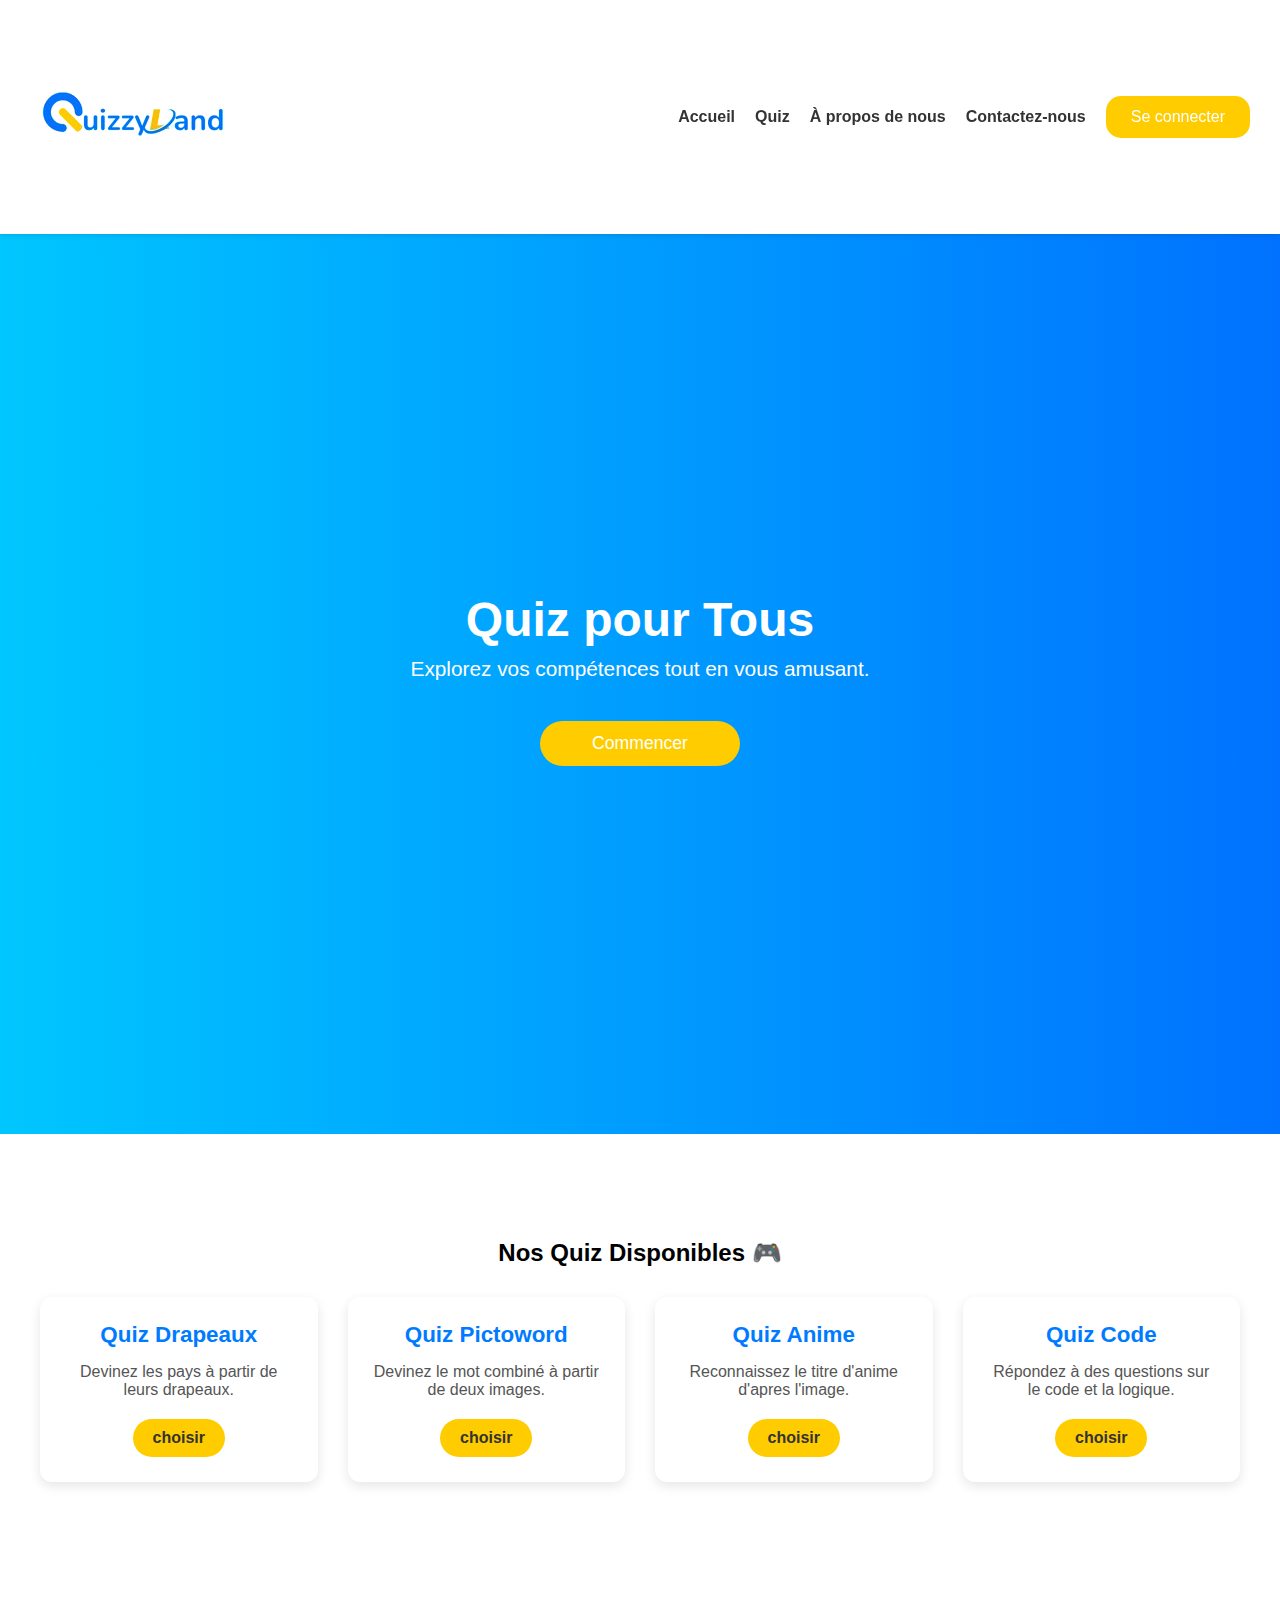
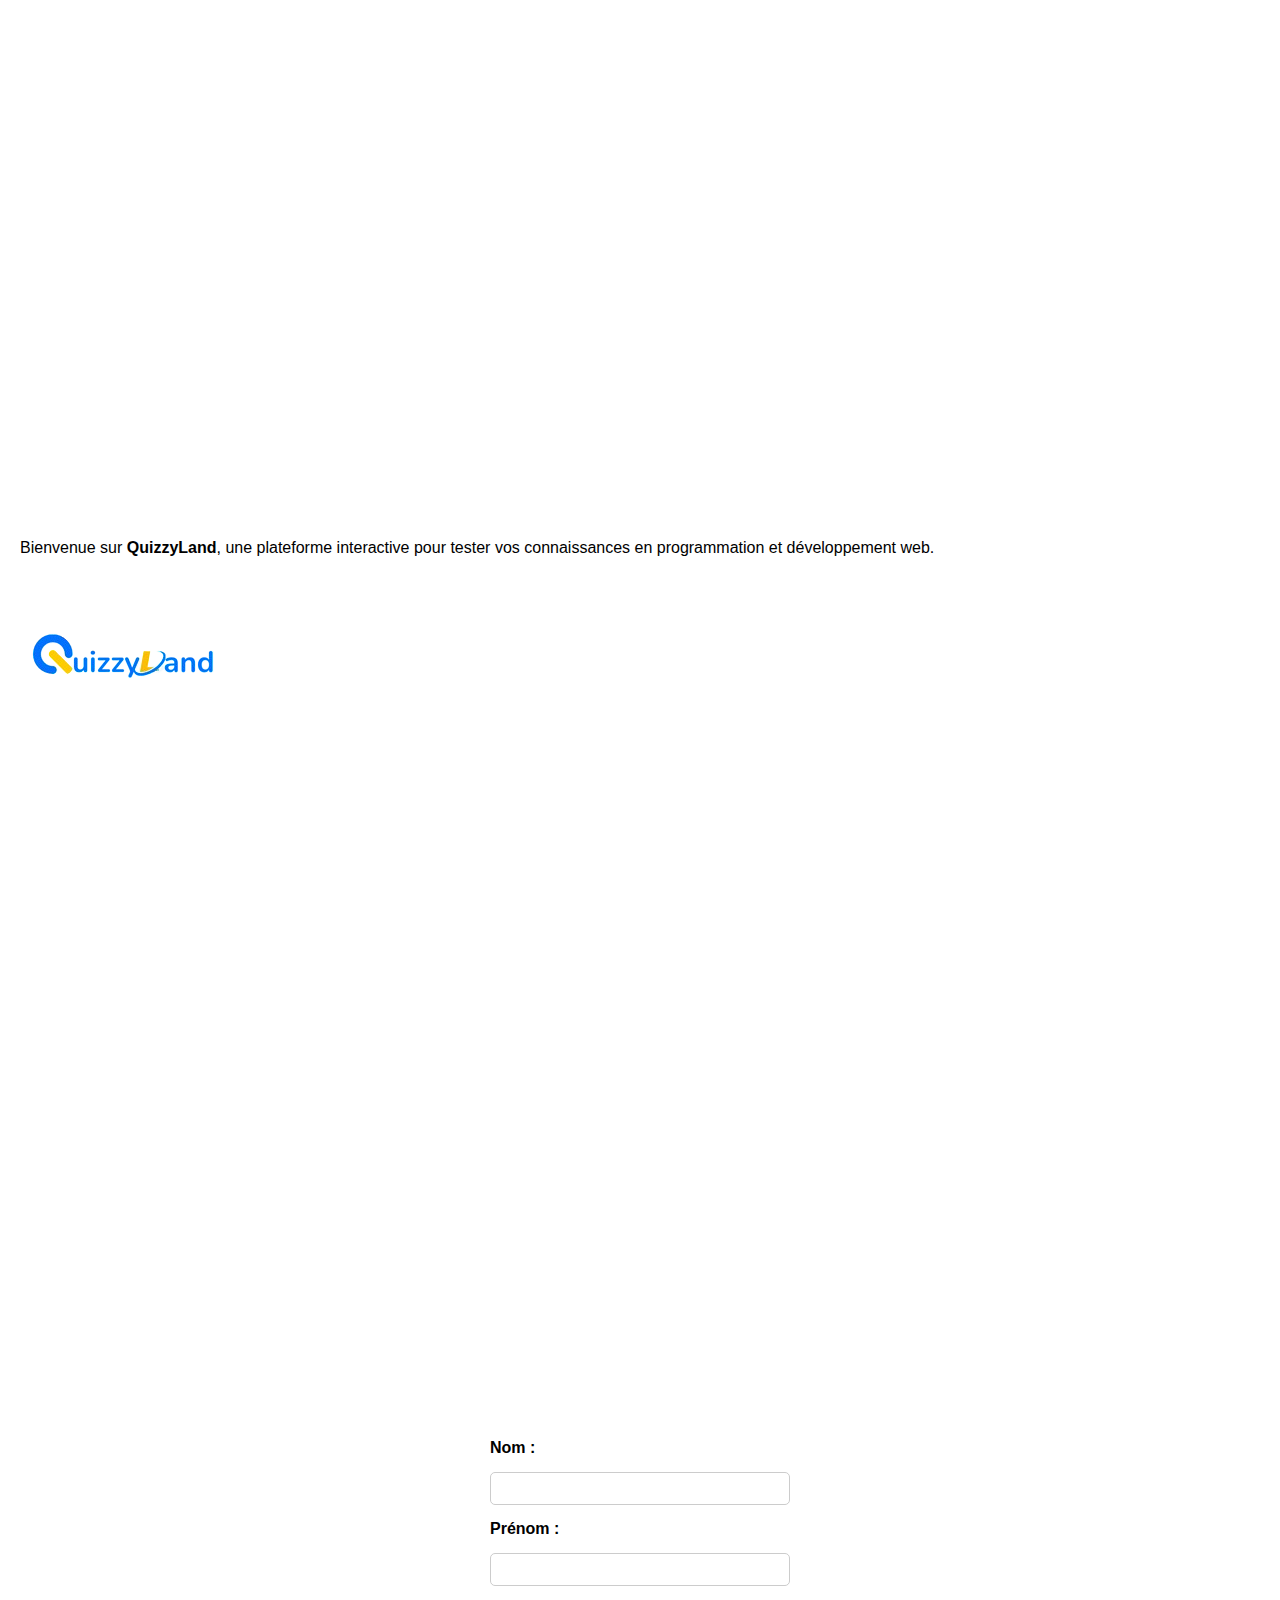
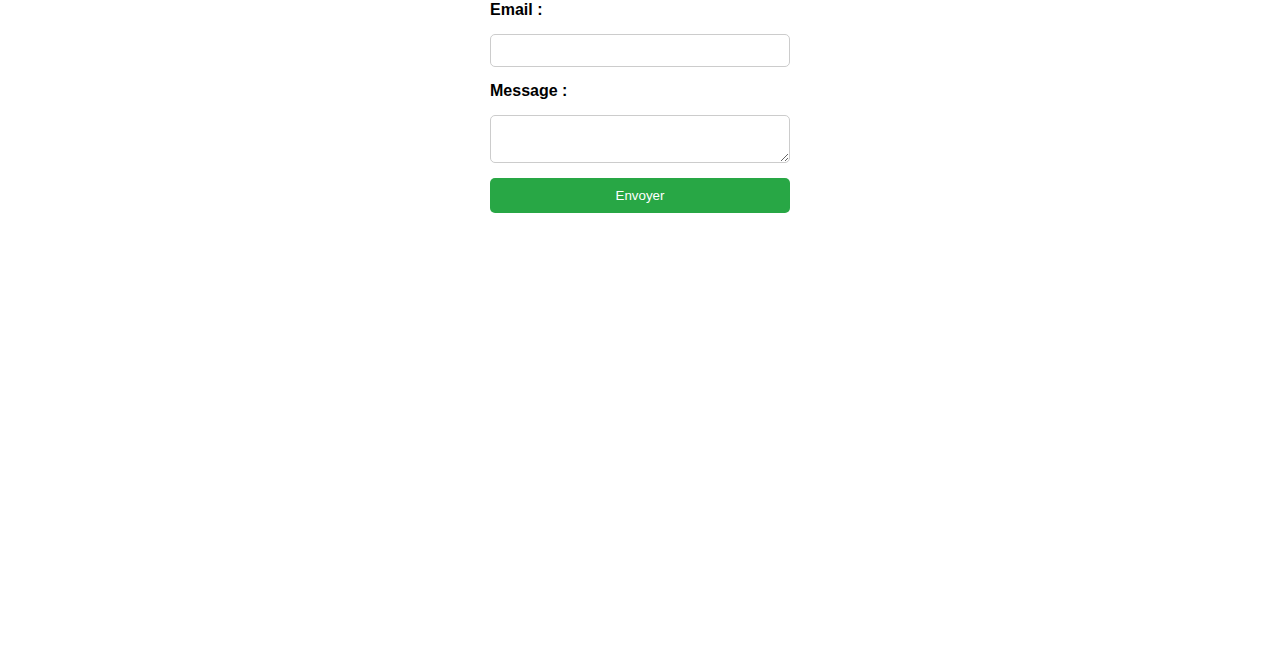
<file: index.html>
<!DOCTYPE html>
<html lang="fr">

<head>
  <meta charset="UTF-8" />
  <meta name="viewport" content="width=device-width, initial-scale=1.0" />
  <title>QuizzyLand</title>
  <link rel="stylesheet" href="css/style.css" />
</head>

<body>
  <header class="sticky-header">
    <div class="logo">
      <img src="assest\logo.png" alt="Logo QuizzyLand" />
    </div>
    <nav>
      <ul>
        <li><a href="#home">Accueil</a></li>
        <li><a href="#quiz">Quiz</a></li>
        <li><a href="#about">À propos de nous</a></li>
        <li><a href="#contact">Contactez-nous</a></li>
      </ul>
      <a href="login.html" class="login-btn">Se connecter</a>
    </nav>
  </header>

  <main>
    <section id="home" class="sect hero">
      <h1 class="hero-title">Quiz pour Tous</h1>
      <p class="hero-text">Explorez vos compétences tout en vous amusant.</p>
      <a href="#quiz" class="cta-button">Commencer</a>
    </section>

    <section id="quiz" class="quiz sect fade-in">
      <h2>Nos Quiz Disponibles 🎮</h2>
      <div class="quiz-cards">
        <div class="quiz-card">
          <h3>Quiz Drapeaux</h3>
          <p>Devinez les pays à partir de leurs drapeaux.</p>
          <a href="quiz-flags.html" class="quiz-btn">choisir</a>
        </div>
        <div class="quiz-card">
          <h3>Quiz Pictoword</h3>
          <p>Devinez le mot combiné à partir de deux images.</p>
          <a href="quiz-pictoword.html" class="quiz-btn">choisir</a>
        </div>
        <div class="quiz-card">
          <h3>Quiz Anime</h3>
          <p>Reconnaissez le titre d'anime d'apres l'image.</p>
          <a href="quiz-anime.html" class="quiz-btn">choisir</a>
        </div>
        <div class="quiz-card">
          <h3>Quiz Code</h3>
          <p>Répondez à des questions sur le code et la logique.</p>
          <a href="quiz-code.html" class="quiz-btn">choisir</a>
        </div>
      </div>
    </section>


    <section id="about" class="about sect fade-in">
      <p>Bienvenue sur <strong>QuizzyLand</strong>, une plateforme interactive pour tester vos connaissances en
        programmation et développement web.</p>
      <img src="assest\logo.png" alt="Logo QuizzyLand" />
    </section>

    <section id="contact" class="contact sect fade-in">
      <form>
        <label for="name">Nom :</label>
        <input type="text" id="name" name="name" />

        <label for="lastname">Prénom :</label>
        <input type="text" id="lastname" name="lastname" />

        <label for="email">Email :</label>
        <input type="email" id="email" name="email" />

        <label for="message">Message :</label>
        <textarea id="message" name="message"></textarea>

        <button type="submit">Envoyer</button>
      </form>
    </section>
  </main>

</body>

</html>
</file>
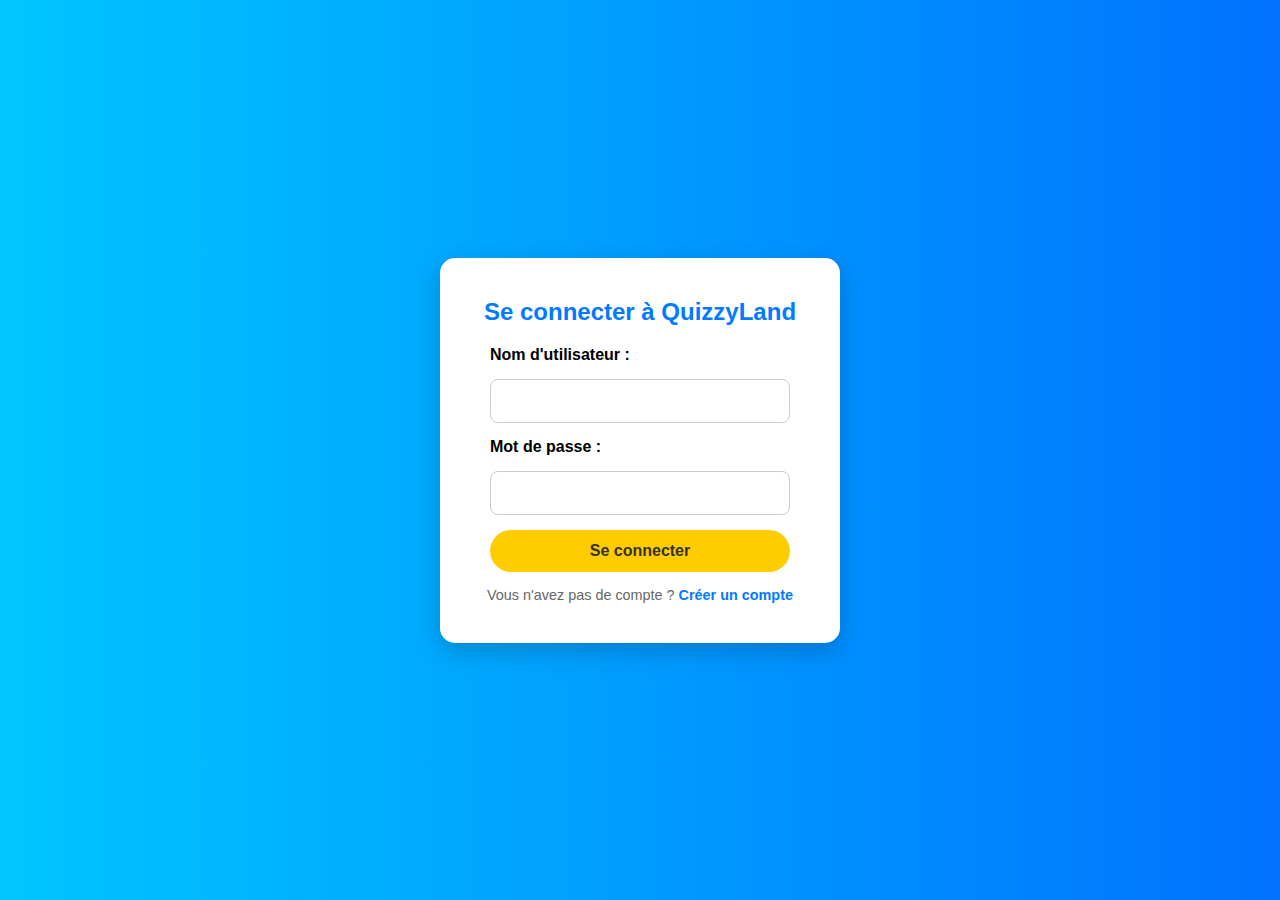
<file: login.html>
<!DOCTYPE html>
<html lang="fr">

<head>
    <meta charset="UTF-8" />
    <meta name="viewport" content="width=device-width, initial-scale=1.0" />
    <title>Se connecter - QuizzyLand</title>
    <link rel="stylesheet" href="css/style.css" />
</head>

<body class="login-page">
    <div class="login-container">
        <h2>Se connecter à QuizzyLand</h2>
        <form action="index.html">
            <label for="username">Nom d'utilisateur :</label>
            <input type="text" id="username" name="username" required />

            <label for="password">Mot de passe :</label>
            <input type="password" id="password" name="password" required />

            <button type="submit">Se connecter</button>
        </form>
        <p>Vous n'avez pas de compte ? <a href="sign.html">Créer un compte</a></p>
    </div>
</body>

</html>
</file>
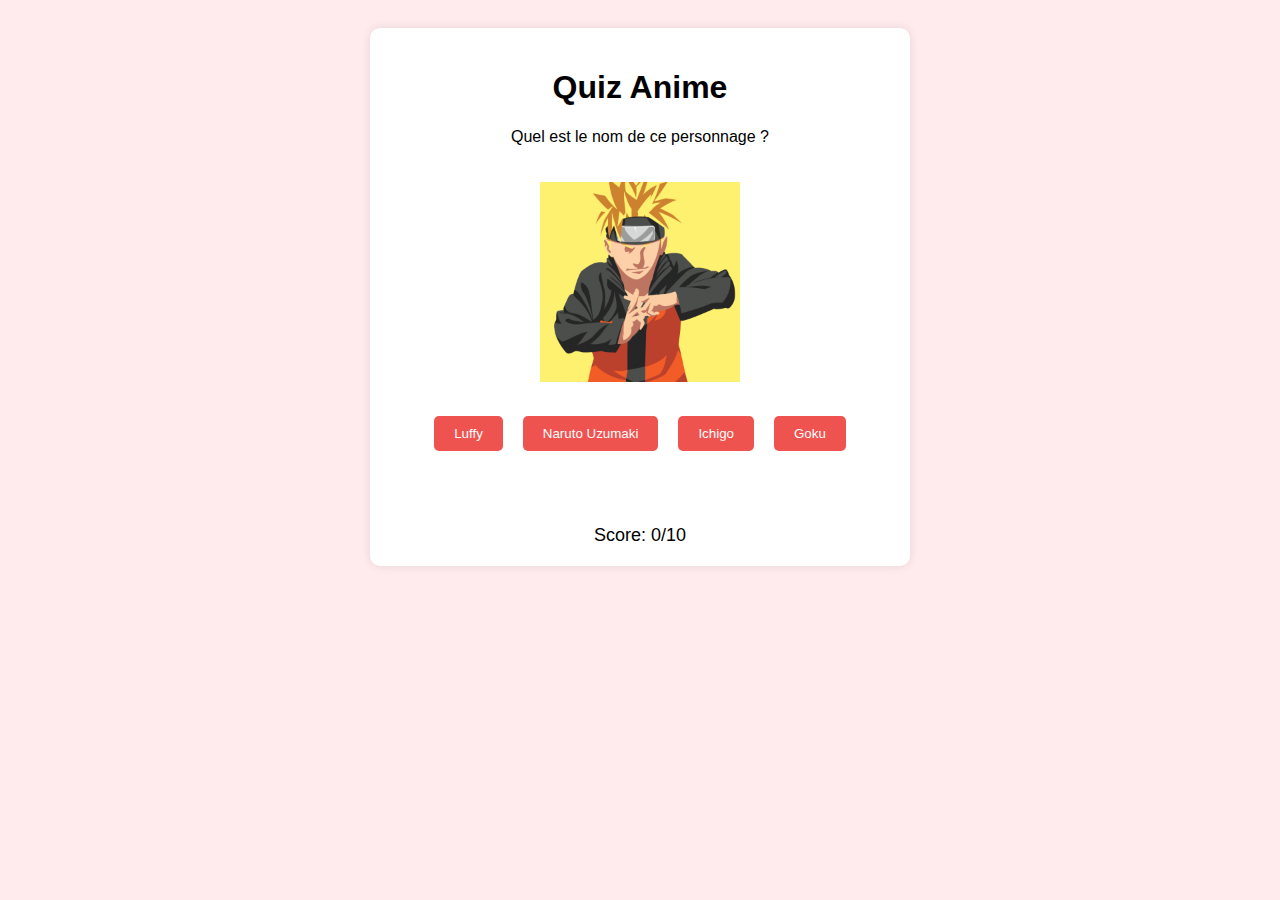
<file: quiz-anime.html>
<!DOCTYPE html>
<html lang="fr">

<head>
    <meta charset="UTF-8">
    <meta name="viewport" content="width=device-width, initial-scale=1.0">
    <title>Quiz Anime</title>
    <style>
        body {
            font-family: Arial, sans-serif;
            text-align: center;
            background-color: #ffebee;
            padding: 20px;
        }

        .quiz-container {
            background-color: white;
            border-radius: 10px;
            padding: 20px;
            box-shadow: 0 0 10px rgba(0, 0, 0, 0.1);
            max-width: 500px;
            margin: 0 auto;
        }

        img {
            width: 200px;
            height: auto;
            margin: 20px 0;
        }

        button {
            background-color: #ef5350;
            color: white;
            border: none;
            padding: 10px 20px;
            margin: 10px;
            border-radius: 5px;
            cursor: pointer;
        }

        #result {
            font-weight: bold;
            margin: 20px 0;
            min-height: 24px;
        }

        #loading {
            display: none;
            margin: 20px;
        }

        .score {
            margin-top: 15px;
            font-size: 18px;
        }

        button.menu-btn {
            background-color: #26a69a;
            color: white;
            padding: 12px 25px;
            font-size: 16px;
            margin-top: 20px;
            border-radius: 5px;
            border: none;
            cursor: pointer;
            transition: background-color 0.3s;
        }

        button.menu-btn:hover {
            background-color: #00897b;
        }
    </style>
</head>

<body>
    <div class="quiz-container">
        <h1>Quiz Anime</h1>
        <div id="loading">Chargement des questions...</div>
        <p>Reconnaissez le titre de cet anime :</p>
        <img id="anime" src="" alt="Anime">
        <div id="options">
            <!-- Options générées par JavaScript -->
        </div>
        <div id="result"></div>
        <div class="score">Score: <span id="score">0</span>/<span id="total">0</span></div>
        <button id="next">Suivant</button>
    </div>

    <script src="anime.js"></script>
</body>

</html>
</file>
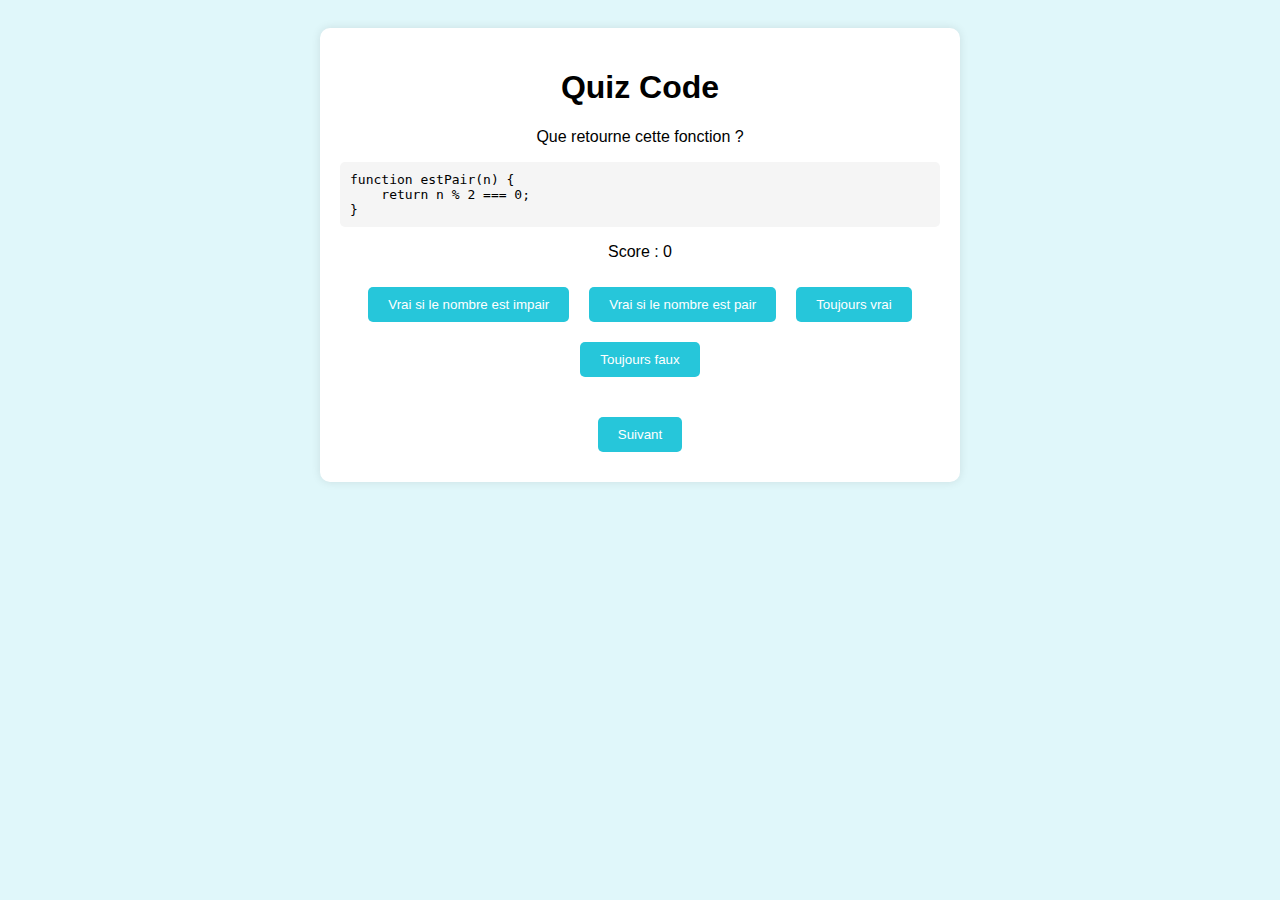
<file: quiz-code.html>
<!DOCTYPE html>
<html lang="fr">
<head>
    <meta charset="UTF-8">
    <meta name="viewport" content="width=device-width, initial-scale=1.0">
    <title>Quiz Code</title>
    <style>
        body {
            font-family: Arial, sans-serif;
            text-align: center;
            background-color: #e0f7fa;
            padding: 20px;
        }
        .quiz-container {
            background-color: white;
            border-radius: 10px;
            padding: 20px;
            box-shadow: 0 0 10px rgba(0, 0, 0, 0.1);
            max-width: 600px;
            margin: 0 auto;
        }
        pre {
            background-color: #f5f5f5;
            padding: 10px;
            border-radius: 5px;
            text-align: left;
            overflow-x: auto;
        }
        button {
            background-color: #26c6da;
            color: white;
            border: none;
            padding: 10px 20px;
            margin: 10px;
            border-radius: 5px;
            cursor: pointer;
        }
        #result {
            font-weight: bold;
            margin: 20px 0;
        }
    </style>
</head>
<body>
    <div class="quiz-container">
        <h1>Quiz Code</h1>
        <p>Que fait ce code ?</p>
        <pre id="code">
function calculerSomme(a, b) {
    return a + b;
}
        </pre>
         <p id="live-score">Score : 0</p>
        <div id="options">
            <!-- Options générées par JavaScript -->
        </div>
        <div id="result"></div>
        <button id="next">Suivant</button>
    </div>

    <script src="code.js">
    </script>
</body>
</html>
</file>
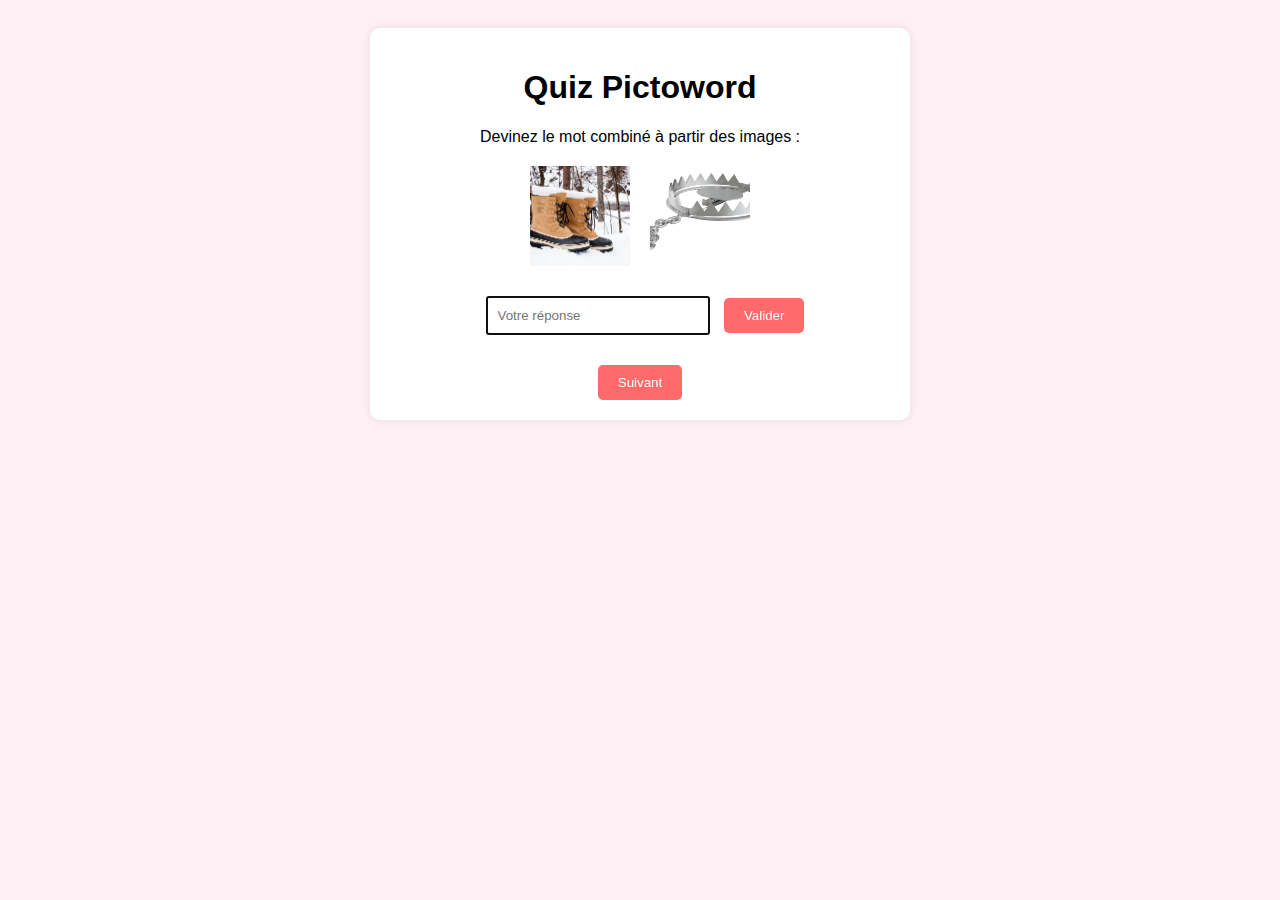
<file: quiz-pictoword.html>
<!DOCTYPE html>
<html lang="fr">
<head>
    <meta charset="UTF-8">
    <meta name="viewport" content="width=device-width, initial-scale=1.0">
    <title>Quiz Pictoword</title>
    <style>
        body {
            font-family: Arial, sans-serif;
            text-align: center;
            background-color: #fff0f5;
            padding: 20px;
        }
        .quiz-container {
            background-color: white;
            border-radius: 10px;
            padding: 20px;
            box-shadow: 0 0 10px rgba(0, 0, 0, 0.1);
            max-width: 500px;
            margin: 0 auto;
        }
        .images {
            display: flex;
            justify-content: center;
            gap: 20px;
            margin: 20px 0;
        }
        .images img {
            width: 100px;
            height: 100px;
            object-fit: cover;
        }
        input {
            padding: 10px;
            width: 200px;
            margin: 10px;
        }
        button {
            background-color: #ff6b6b;
            color: white;
            border: none;
            padding: 10px 20px;
            border-radius: 5px;
            cursor: pointer;
        }
        #result {
            font-weight: bold;
            margin: 20px 0;
        }
    </style>
</head>
<body>
    <div class="quiz-container">
        <h1>Quiz Pictoword</h1>
        <p>Devinez le mot combiné à partir des images :</p>
        <div class="images">
            <img id="image1" src="" alt="Image 1">
            <img id="image2" src="" alt="Image 2">
        </div>
        <input type="text" id="answer" placeholder="Votre réponse">
        <button id="submit">Valider</button>
        <div id="result"></div>
        <button id="next">Suivant</button>
    </div>

    <script>
        const pictowords = [
            { img1: "assest/images/pictoword/boots.jpg", img2: "assest/images/pictoword/trap.jpg", answer: "bootstrap" },
            { img1: "assest/images/pictoword/py.jpg", img2: "assest/images/pictoword/python.jpg", answer: "python" },
            { img1: "assest/images/pictoword/coffee.jpg", img2: "assest/images/pictoword/script.jpg", answer: "javascript" },
            { img1: "assest/images/pictoword/pi.jpg", img2: "assest/images/pictoword/pc.jpg", answer: "php" },
            { img1: "assest/images/pictoword/git.jpg", img2: "assest/images/pictoword/hub.jpg", answer: "github" },
            { img1: "assest/images/pictoword/visual.jpg", img2: "assest/images/pictoword/studio.jpg", answer: "visuel studio" }
        ];

        let currentQuestion = 0;
        let score = 0;
        const image1 = document.getElementById("image1");
        const image2 = document.getElementById("image2");
        const answerInput = document.getElementById("answer");
        const resultDiv = document.getElementById("result");
        const submitButton = document.getElementById("submit");
        const nextButton = document.getElementById("next");

        function loadQuestion() {
    if (currentQuestion >= pictowords.length) {
        endQuiz();
        return;
    }

    const pw = pictowords[currentQuestion];
    image1.src = pw.img1;
    image2.src = pw.img2;
    image1.alt = "Image 1 pour " + pw.answer;
    image2.alt = "Image 2 pour " + pw.answer;
    answerInput.value = "";
    resultDiv.textContent = "";
    answerInput.focus();
    submitButton.disabled = false; // ✅ Réactive pour la nouvelle question
}


function checkAnswer() {
    const userAnswer = answerInput.value.trim().toLowerCase();
    const correctAnswer = pictowords[currentQuestion].answer.toLowerCase();

    if (userAnswer === correctAnswer) {
        resultDiv.textContent = "Correct !";
        resultDiv.style.color = "green";
        score++;
    } else {
        resultDiv.textContent = `Incorrect. La réponse était "${correctAnswer}".`;
        resultDiv.style.color = "red";
    }

    submitButton.disabled = true; // 🔐 Empêche de valider plusieurs fois
}


        function endQuiz() {
            image1.style.display = "none";
            image2.style.display = "none";
            answerInput.style.display = "none";
            submitButton.style.display = "none";
            nextButton.style.display = "none";
            resultDiv.innerHTML = `
                <h3>Quiz Terminé !</h3>
                <p>Votre score final : ${score}/${pictowords.length}</p>
                <p>${getFinalMessage()}</p>
                
            `;
            const menuBtn = document.createElement("button");
    menuBtn.textContent = "Retour au Menu";
    menuBtn.className = "menu-btn";
    menuBtn.onclick = () => window.location.href = "index.html";
    resultDiv.appendChild(menuBtn);
            ;
        }

        function getFinalMessage() {
            const percentage = (score / pictowords.length) * 100;
            if (percentage >= 80) return "Excellent ! Vous êtes un pro des PictoWords !";
            if (percentage >= 60) return "Bien joué ! Vous avez une bonne intuition.";
            if (percentage >= 40) return "Pas mal ! Vous pouvez encore progresser.";
            return "Continuez à vous entraîner !";
        }

        submitButton.addEventListener("click", checkAnswer);
        nextButton.addEventListener("click", () => {
            currentQuestion++;
            loadQuestion();
        });

        // Démarrer
        loadQuestion();
    </script>
</body>
</html>
</file>
<file: css/style.css>
/* === Reset === */
* {
  margin: 0;
  padding: 0;
  box-sizing: border-box;
}
html {
  scroll-behavior: smooth;
}
body {
  font-family: Arial, sans-serif;
}

/* === Header === */
header {
  position: sticky;
  top: 0;
  background-color: #fff;
  display: flex;
  justify-content: space-between;
  align-items: center;
  padding: 15px 30px;
  box-shadow: 0 2px 5px rgba(0, 0, 0, 0.1);
  z-index: 1000;
}
header .logo img {
  height: auto;
}
nav {
  display: flex;
  align-items: center;
}
nav ul {
  display: flex;
  gap: 20px;
  list-style: none;
  margin-right: 20px;
}
nav ul li a {
  text-decoration: none;
  color: #333;
  font-weight: bold;
  transition: color 0.3s ease;
}
nav ul li a:hover {
  color: #007bff;
  text-decoration: underline;
}
nav .login-btn {
  padding: 12px 25px;
  background-color: #ffcc00;
  color: rgb(255, 255, 255);
  border: none;
  border-radius: 15px;
  cursor: pointer;
  text-decoration: none;
  transition: transform 0.3s ease;
  white-space: nowrap;
  text-align: center;
}

nav .login-btn:hover {
  background-color: #0056b3;
}
.sect {
  min-height: 100vh;
  padding: 80px 20px 40px; /* مساحة علوية لتجنب تداخل الهيدر */
}

/* === Hero Section === */
.hero {
  display: flex;
  flex-direction: column;
  align-items: center;
  justify-content: center;
  background: linear-gradient(to right, #00c6ff, #0072ff);
  color: white;
  text-align: center;
  
  padding: 80px 20px;
  margin-bottom: 25px;
}
.hero-title {
  font-size: 3rem;
  margin-bottom: 10px;
  animation: fadeInUp 1.2s ease-out both;
}
.hero-text {
  font-size: 1.3rem;
  margin-bottom: 30px;
  animation: fadeInUp 1.5s ease-out both;
}
.cta-button {
  width: 200px;
  padding: 12px 25px;
  margin: 10px auto;
  font-size: 1.1rem;
  background-color: #ffcc00;
  color: rgb(255, 255, 255);
  border: none;
  border-radius: 25px;
  cursor: pointer;
  text-decoration: none;
  transition: transform 0.3s ease;
}
.cta-button:hover {
  transform: scale(1.05);
  background-color: #e0b401;
}

/* === Quiz Cards === */
.quiz h2 {
text-align: center;
}
.quiz-cards {
  display: grid;
  grid-template-columns: repeat(auto-fit, minmax(250px, 1fr));
  gap: 30px;
  margin-top: 30px;
  padding: 0 20px;
  
}
.quiz-card {
  background-color: white;
  border-radius: 12px;
  padding: 25px;
  box-shadow: 0 4px 12px rgba(0, 0, 0, 0.1);
  text-align: center;
  transition: transform 0.3s ease, box-shadow 0.3s ease;
}
.quiz-card:hover {
  transform: translateY(-10px);
  box-shadow: 0 8px 20px rgba(0, 0, 0, 0.15);
}
.quiz-card h3 {

  margin-bottom: 15px;
  font-size: 1.4rem;
  color: #007bff;
}
.quiz-card p {
  margin-bottom: 20px;
  color: #555;
}
.quiz-btn {
  display: inline-block;
  padding: 10px 20px;
  background-color: #ffcc00;
  color: #333;
  text-decoration: none;
  border-radius: 25px;
  font-weight: bold;
  transition: background-color 0.3s ease;
}
.quiz-btn:hover {
  background-color: #e6b800;
}

/* === Contact Form === */
form {
  display: flex;
  flex-direction: column;
  gap: 15px;
  width: 300px;
  margin: auto;
}
form label {
  text-align: left;
  font-weight: bold;
}
form input,
form textarea {
  padding: 8px;
  border-radius: 5px;
  border: 1px solid #ccc;
}
form button {
  background-color: #28a745;
  color: white;
  padding: 10px;
  border: none;
  border-radius: 5px;
  cursor: pointer;
}

/* === Animations === */
@keyframes fadeInUp {
  from {
    opacity: 0;
    transform: translateY(30px);
  }
  to {
    opacity: 1;
    transform: translateY(0);
  }
}
.fade-in {
  animation: fadeInUp 1.5s ease-out both;
}

/* === Login Page === */
.login-page {
  background: linear-gradient(to right, #00c6ff, #0072ff);
  display: flex;
  justify-content: center;
  align-items: center;
  height: 100vh;
}
.login-container {
  background-color: #fff;
  padding: 40px 30px;
  border-radius: 15px;
  box-shadow: 0 8px 25px rgba(0, 0, 0, 0.2);
  width: 100%;
  max-width: 400px;
  text-align: center;
  animation: fadeInUp 1.2s ease-out both;
}
.login-container h2 {
  margin-bottom: 20px;
  color: #007bff;
}
.login-container form {
  display: flex;
  flex-direction: column;
  gap: 15px;
}
.login-container input {
  padding: 12px;
  border: 1px solid #ccc;
  border-radius: 8px;
  font-size: 1rem;
}
.login-container button {
  padding: 12px;
  background-color: #ffcc00;
  border: none;
  border-radius: 25px;
  color: #333;
  font-weight: bold;
  font-size: 1rem;
  cursor: pointer;
  transition: background-color 0.3s ease;
}
.login-container button:hover {
  background-color: #e6b800;
}
.login-container p {
  margin-top: 15px;
  font-size: 0.9rem;
  color: #666;
}
.login-container a {
  color: #007bff;
  text-decoration: none;
  font-weight: bold;
}
.login-container a:hover {
  text-decoration: underline;
}

/* === Register Page === */
.register-page {
  background: linear-gradient(to right, #00c6ff, #0072ff);
  display: flex;
  justify-content: center;
  align-items: center;
  height: 100vh;
}
.register-container {
  background-color: #fff;
  padding: 40px 30px;
  border-radius: 15px;
  box-shadow: 0 8px 25px rgba(0, 0, 0, 0.2);
  width: 100%;
  max-width: 400px;
  text-align: center;
  animation: fadeInUp 1.2s ease-out both;
}
.register-container h2 {
  margin-bottom: 20px;
  color: #007bff;
}
.register-container form {
  display: flex;
  flex-direction: column;
  gap: 15px;
}
.register-container input {
  padding: 12px;
  border: 1px solid #ccc;
  border-radius: 8px;
  font-size: 1rem;
}
.register-container button {
  padding: 12px;
  background-color: #ffcc00;
  border: none;
  border-radius: 25px;
  color: #333;
  font-weight: bold;
  font-size: 1rem;
  cursor: pointer;
  transition: background-color 0.3s ease;
}
.register-container button:hover {
  background-color: #e6b800;
}
.register-container p {
  margin-top: 15px;
  font-size: 0.9rem;
  color: #666;
}
.register-container a {
  color: #007bff;
  text-decoration: none;
  font-weight: bold;
}
.register-container a:hover {
  text-decoration: underline;
}
</file>
